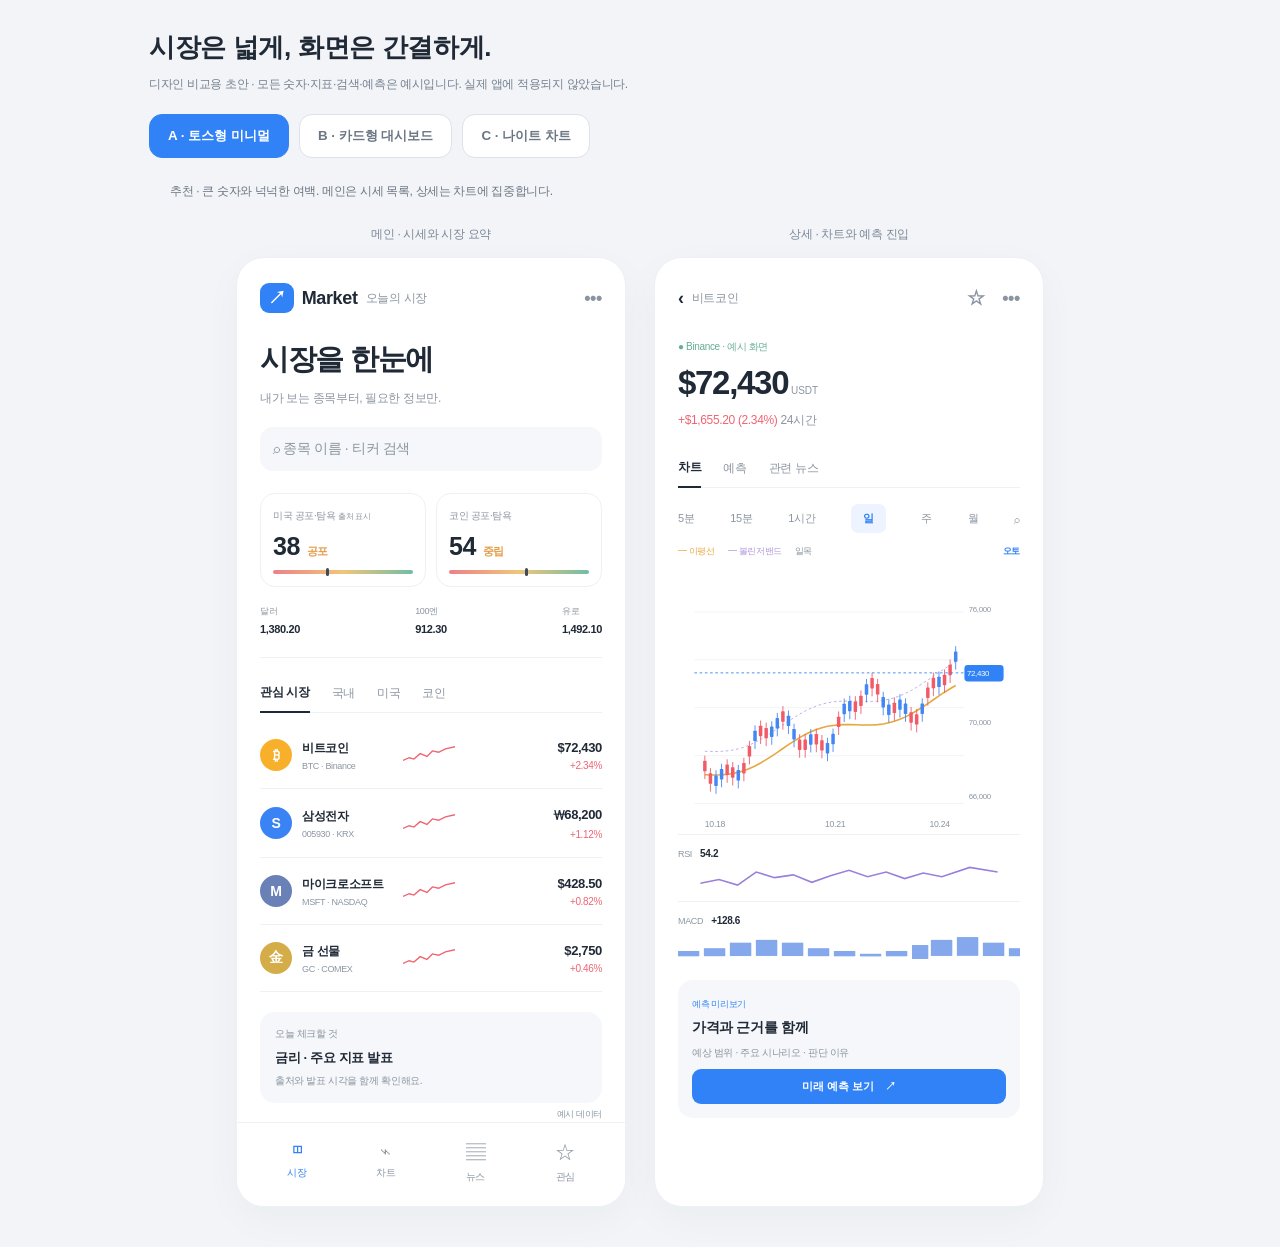
<file: docs/ui-drafts/index.html>
<!doctype html><html lang="ko"><meta charset="utf-8"><meta name="viewport" content="width=device-width,initial-scale=1"><title>Market UI · 3가지 초안</title><style>*{box-sizing:border-box}body{margin:0;background:#f2f4f7;font:14px -apple-system,BlinkMacSystemFont,"Noto Sans KR",Arial,sans-serif;color:#202936;letter-spacing:-.35px}header{max-width:1030px;margin:30px auto 24px;padding:0 24px}header h2{margin:0 0 10px;font-size:26px}header p{color:#758091;line-height:1.6}nav{display:flex;gap:10px;flex-wrap:wrap}nav button{border:1px solid #dce2e9;background:white;padding:12px 18px;border-radius:13px;cursor:pointer;font-weight:600;color:#6b7684}nav button.active{background:#3182f6;border-color:#3182f6;color:white}.concept{display:none}.concept.active{display:block}.desc{max-width:940px;margin:0 auto 18px;color:#6b7684}.pair{display:flex;justify-content:center;gap:28px;padding:0 24px 40px}.screen-label{text-align:center;margin:8px 0 14px;color:#7b8797;font-size:12px}.phone{width:390px;height:950px;background:var(--surface);color:var(--ink);border:1px solid var(--border);border-radius:28px;overflow:hidden;position:relative;padding:25px 23px;box-shadow:0 12px 40px #20385509;--surface:#fff;--ink:#202936;--soft:#f5f7fa;--border:#edf0f4;--muted:#8b95a1;--grid:#f0f2f5}.brand{display:flex;align-items:center;gap:8px;font-weight:700;font-size:18px;height:30px;margin-bottom:27px}.logo{background:#3182f6;color:white;border-radius:9px;padding:3px 8px}.light{font-size:12px;color:var(--muted);font-weight:500}.avatar{margin-left:auto;color:var(--muted)}h1{font-size:29px;letter-spacing:-1.3px;margin:0 0 9px}.muted,p{color:var(--muted)}p{line-height:1.5;font-size:12px;margin:0 0 20px}.search{background:var(--soft);border-radius:13px;padding:13px;color:var(--muted);margin:18px 0}.sentiment{display:grid;grid-template-columns:1fr 1fr;gap:10px;margin:22px 0 18px}.sentiment>div{border:1px solid var(--border);border-radius:15px;padding:12px}.sentiment small{font-size:10px;color:var(--muted)}em{font-size:8px;font-style:normal}.sentiment b{font-size:25px;display:block;margin:9px 0}.sentiment b span{font-size:11px;color:#e49c49}.gauge{height:4px;border-radius:3px;background:linear-gradient(90deg,#ed8089,#f0c679,#70bda6);position:relative}.gauge i{display:block;position:absolute;left:38%;height:8px;top:-2px;width:3px;border-radius:2px;background:#424a56}.neutral i{left:54%}.fx{display:flex;justify-content:space-between;gap:8px;font-size:9px;color:var(--muted);padding-bottom:22px;border-bottom:1px solid var(--border)}.fx b{display:block;color:var(--ink);font-size:11px;margin-top:5px}.tabs{display:flex;gap:22px;align-items:center;border-bottom:1px solid var(--border);margin:16px 0 9px;height:39px;color:var(--muted);font-size:12px}.tabs b{color:var(--ink);border-bottom:2px solid var(--ink);height:39px;padding-top:10px}.market{display:flex;align-items:center;gap:10px;padding:17px 0;border-bottom:1px solid var(--border)}.coin{display:grid;place-items:center;width:32px;height:32px;border-radius:50%;background:#f8b02b;color:#fff;font-weight:700;flex-shrink:0}.c1{background:#3a83f5}.c2{background:#6a81b8}.c3{background:#d5ad48}.identity{min-width:91px}.identity b{font-size:12px}.identity small{display:block;font-size:9px;color:var(--muted);margin-top:4px}.market svg{width:52px}.quote{margin-left:auto;text-align:right}.quote b{font-size:13px}.quote small{display:block;font-size:10px;margin-top:5px}.up{color:#ee6573}.brief{margin-top:20px;padding:15px;border-radius:15px;background:var(--soft)}.brief small{display:block;color:var(--muted);font-size:10px;margin-bottom:8px}.brief b{font-size:13px}.brief p{font-size:10px;margin:6px 0 0}.bottom{display:flex;justify-content:space-around;position:absolute;bottom:0;left:0;right:0;background:var(--surface);padding:16px 15px 22px;border-top:1px solid var(--border);color:var(--muted);text-align:center}.bottom b{font-size:20px;font-weight:500}.bottom b:first-child{color:#3182f6}.bottom span{display:block;font-size:10px;margin-top:4px}.live{font-size:10px;color:#65ad98;margin-bottom:10px}.price{font-size:33px;font-variant-numeric:tabular-nums}.currency{font-size:10px;color:var(--muted);letter-spacing:0;font-weight:500}.period{display:flex;justify-content:space-between;align-items:center;font-size:11px;color:var(--muted);padding:7px 0 12px}.period b{background:#edf3ff;border-radius:7px;padding:7px 12px;color:#3182f6}.indicators{display:flex;gap:13px;align-items:center;font-size:9px;color:var(--muted);margin-bottom:6px}.indicators b{margin-left:auto;color:#3182f6}.chart{width:100%;height:270px;display:block;overflow:hidden}.grid{stroke:var(--grid)}.axis{fill:var(--muted)}.osc{border-top:1px solid var(--border);padding-top:9px;height:67px;overflow:hidden}.osc>span{color:var(--muted);font-size:9px}.osc b{font-size:10px;color:var(--ink);margin-left:6px}.osc svg{width:100%;height:39px}.bars{letter-spacing:3px;color:#85a8ed;font-size:23px;line-height:35px;white-space:nowrap}.forecast{padding:14px;border-radius:15px;background:var(--soft);margin-top:12px}.tag{font-size:9px;color:#3182f6}.forecast h3{font-size:14px;margin:8px 0}.forecast p{font-size:10px;margin-bottom:9px}.forecast button{width:100%;border:none;border-radius:9px;background:#3182f6;color:white;padding:10px;font-weight:600;font-size:11px}.dense .phone{--surface:#fff;--soft:#f4f6fa;background:linear-gradient(#f8faff 0,white 180px)}.dense .market{background:var(--surface);border:1px solid var(--border);border-radius:12px;margin-bottom:8px;padding:15px 9px}.dense .sentiment>div{background:var(--surface)}.dense .phone{padding-left:18px;padding-right:18px}.dark .phone{--surface:#111a29;--ink:#e9edf5;--soft:#1b273b;--border:#263249;--muted:#8c9ab2;--grid:#213047;border-color:#243048}.dark .period b{background:#253d61}.dark .brief,.dark .forecast{border:1px solid #2a3b57}.dark .market .quote b{color:#eef2fb}.dark .logo{background:#5e8ff7}.dark .up{color:#ff8191}.dark .tabs b{border-color:#6ea1ff;color:#a7c6ff}.sample{position:absolute;bottom:85px;right:23px;font-size:9px;color:var(--muted)}@media(max-width:850px){.pair{flex-wrap:wrap}.desc{padding:0 24px}.phone{width:min(390px,calc(100vw - 40px))}header{margin-top:22px}}.dense .markets{display:grid;grid-template-columns:repeat(2,minmax(0,1fr));gap:10px}.dense .market{display:grid;grid-template-columns:30px 1fr;gap:9px;margin:0;padding:16px 12px}.dense .market svg{display:none}.dense .identity{min-width:0}.dense .identity b{font-size:11px}.dense .quote{grid-column:1/-1;margin:6px 0 0;text-align:left}.dense .quote b{font-size:20px}.dense .quote small{font-size:12px}.dense .period{background:var(--soft);border-radius:9px;padding:7px}.dense .brief{margin-top:16px}</style><header><h2>시장은 넓게, 화면은 간결하게.</h2><p>디자인 비교용 초안 · 모든 숫자·지표·검색·예측은 예시입니다. 실제 앱에 적용되지 않았습니다.</p><nav><button data-choice="a" class="active">A · 토스형 미니멀</button><button data-choice="b" class="">B · 카드형 대시보드</button><button data-choice="c" class="">C · 나이트 차트</button></nav></header><section id="a" class="concept  active"><p class="desc">추천 · 큰 숫자와 넉넉한 여백. 메인은 시세 목록, 상세는 차트에 집중합니다.</p><div class="pair"><div><div class="screen-label">메인 · 시세와 시장 요약</div><div class="phone"><div class="brand"><span class="logo">↗</span>Market <span class="light">오늘의 시장</span><span class="avatar">•••</span></div><h1>시장을 한눈에</h1><p class="muted">내가 보는 종목부터, 필요한 정보만.</p><div class="search">⌕ 종목 이름 · 티커 검색</div><div class="sentiment"><div><small>미국 공포·탐욕 <em>출처 표시</em></small><b>38 <span>공포</span></b><div class="gauge"><i></i></div></div><div><small>코인 공포·탐욕</small><b>54 <span>중립</span></b><div class="gauge neutral"><i></i></div></div></div><div class="fx"><span>달러 <b>1,380.20</b></span><span>100엔 <b>912.30</b></span><span>유로 <b>1,492.10</b></span></div><div class="tabs"><b>관심 시장</b><span>국내</span><span>미국</span><span>코인</span></div><div class="markets"><div class="market"><span class="coin c0">₿</span><div class="identity"><b>비트코인</b><small>BTC · Binance</small></div><svg viewBox="0 0 76 28" width="76" height="28"><polyline points="0,22 9,18 16,20 25,12 35,16 43,8 52,10 62,5 76,2" fill="none" stroke="#ef6572" stroke-width="2"/></svg><div class="quote"><b>$72,430</b><small class="up">+2.34%</small></div></div><div class="market"><span class="coin c1">S</span><div class="identity"><b>삼성전자</b><small>005930 · KRX</small></div><svg viewBox="0 0 76 28" width="76" height="28"><polyline points="0,22 9,18 16,20 25,12 35,16 43,8 52,10 62,5 76,2" fill="none" stroke="#ef6572" stroke-width="2"/></svg><div class="quote"><b>₩68,200</b><small class="up">+1.12%</small></div></div><div class="market"><span class="coin c2">M</span><div class="identity"><b>마이크로소프트</b><small>MSFT · NASDAQ</small></div><svg viewBox="0 0 76 28" width="76" height="28"><polyline points="0,22 9,18 16,20 25,12 35,16 43,8 52,10 62,5 76,2" fill="none" stroke="#ef6572" stroke-width="2"/></svg><div class="quote"><b>$428.50</b><small class="up">+0.82%</small></div></div><div class="market"><span class="coin c3">金</span><div class="identity"><b>금 선물</b><small>GC · COMEX</small></div><svg viewBox="0 0 76 28" width="76" height="28"><polyline points="0,22 9,18 16,20 25,12 35,16 43,8 52,10 62,5 76,2" fill="none" stroke="#ef6572" stroke-width="2"/></svg><div class="quote"><b>$2,750</b><small class="up">+0.46%</small></div></div></div><div class="brief"><small>오늘 체크할 것</small><b>금리 · 주요 지표 발표</b><p>출처와 발표 시각을 함께 확인해요.</p></div><div class="bottom"><b>◫<span>시장</span></b><b>⌁<span>차트</span></b><b>▤<span>뉴스</span></b><b>☆<span>관심</span></b></div><span class="sample">예시 데이터</span></div></div><div><div class="screen-label">상세 · 차트와 예측 진입</div><div class="phone"><div class="brand">‹ <span class="light">비트코인</span><span class="avatar">☆　•••</span></div><div class="live">● Binance · 예시 화면</div><h1 class="price">$72,430<span class="currency"> USDT</span></h1><p class="up">+$1,655.20 (2.34%) <span class="muted">24시간</span></p><div class="tabs"><b>차트</b><span>예측</span><span>관련 뉴스</span></div><div class="period"><span>5분</span><span>15분</span><span>1시간</span><b>일</b><span>주</span><span>월</span><span>⌕</span></div><div class="indicators"><span style="color:#e6a73e">━ 이평선</span><span style="color:#b298dc">━ 볼린저밴드</span><span>일목</span><b>오토</b></div><svg viewBox="0 0 355 310" class="chart" aria-label="예시 캔들차트"><line x1="0" x2="310" y1="55" y2="55" class="grid"/><line x1="0" x2="310" y1="110" y2="110" class="grid"/><line x1="0" x2="310" y1="165" y2="165" class="grid"/><line x1="0" x2="310" y1="220" y2="220" class="grid"/><line x1="0" x2="310" y1="275" y2="275" class="grid"/><polyline points="12.0,215.0 18.4,215.17977523535188 24.8,215.2394810696552 31.200000000000003,215.06537182221967 37.6,214.55601620036364 44.0,213.6276394026052 50.400000000000006,212.2185353037236 56.800000000000004,210.29231634421393 63.2,207.83982996152446 69.6,204.87964062999077 76.0,201.4570521217672 82.4,197.64172148354572 88.80000000000001,193.52399039425057 95.2,189.21012712086343 101.60000000000001,184.81672966529135 108.0,180.4645848729157 114.4,176.27230692644278 120.80000000000001,172.3500902678353 127.2,168.79390596449804 133.60000000000002,165.68044718091798 140.0,163.06308996366536 146.4,160.96908207394065 152.8,159.39810792401371 159.20000000000002,158.322305198349 165.60000000000002,157.68773228402873 172.0,157.4172092250074 178.4,157.41438257506408 184.8,157.56880006498739 191.20000000000002,157.7617278154321 197.60000000000002,157.87240371907544 204.0,157.784397643882 210.4,157.39174348331687 216.8,156.60452009553035 223.20000000000002,155.3535871990179 229.60000000000002,153.59422679834526 236.0,151.30849835620398 242.4,148.50618367145728 248.8,145.2242716990853 255.20000000000002,141.52501044512564 261.6,137.4926285378684 268.0,133.22889914100247 274.40000000000003,128.84777984503248 280.8,124.46941083892985 287.2,120.21378746157197 293.6,116.19444038203187 300.0,112.51245625599" fill="none" stroke="#b8a3e4" stroke-width="1" stroke-dasharray="3 3"/><polyline points="12.0,242.0 18.4,242.17977523535188 24.8,242.2394810696552 31.200000000000003,242.06537182221967 37.6,241.55601620036364 44.0,240.6276394026052 50.400000000000006,239.2185353037236 56.800000000000004,237.29231634421393 63.2,234.83982996152446 69.6,231.87964062999077 76.0,228.4570521217672 82.4,224.64172148354572 88.80000000000001,220.52399039425057 95.2,216.21012712086343 101.60000000000001,211.81672966529135 108.0,207.4645848729157 114.4,203.27230692644278 120.80000000000001,199.3500902678353 127.2,195.79390596449804 133.60000000000002,192.68044718091798 140.0,190.06308996366536 146.4,187.96908207394065 152.8,186.39810792401371 159.20000000000002,185.322305198349 165.60000000000002,184.68773228402873 172.0,184.4172092250074 178.4,184.41438257506408 184.8,184.56880006498739 191.20000000000002,184.7617278154321 197.60000000000002,184.87240371907544 204.0,184.784397643882 210.4,184.39174348331687 216.8,183.60452009553035 223.20000000000002,182.3535871990179 229.60000000000002,180.59422679834526 236.0,178.30849835620398 242.4,175.50618367145728 248.8,172.2242716990853 255.20000000000002,168.52501044512564 261.6,164.4926285378684 268.0,160.22889914100247 274.40000000000003,155.84777984503248 280.8,151.46941083892986 287.2,147.21378746157197 293.6,143.19444038203187 300.0,139.51245625599" fill="none" stroke="#e6a73e" stroke-width="1.8"/><line x1="12.0" x2="12.0" y1="220.0" y2="247.0" stroke="#f15b68"/><rect x="10.0" y="226.0" width="4" height="12" rx=".7" fill="#f15b68"/><line x1="18.4" x2="18.4" y1="234.34860210079066" y2="261.3486021007907" stroke="#f15b68"/><rect x="16.4" y="240.34860210079066" width="4" height="12" rx=".7" fill="#f15b68"/><line x1="24.8" x2="24.8" y1="236.83544041739248" y2="263.8354404173925" stroke="#4387f5"/><rect x="22.8" y="242.83544041739248" width="4" height="12" rx=".7" fill="#4387f5"/><line x1="31.200000000000003" x2="31.200000000000003" y1="229.40725292489574" y2="256.4072529248957" stroke="#4387f5"/><rect x="29.200000000000003" y="235.40725292489574" width="4" height="12" rx=".7" fill="#4387f5"/><line x1="37.6" x2="37.6" y1="224.20614168794026" y2="251.20614168794026" stroke="#f15b68"/><rect x="35.6" y="230.20614168794026" width="4" height="12" rx=".7" fill="#f15b68"/><line x1="44.0" x2="44.0" y1="227.3038624453328" y2="254.3038624453328" stroke="#f15b68"/><rect x="42.0" y="233.3038624453328" width="4" height="12" rx=".7" fill="#f15b68"/><line x1="50.400000000000006" x2="50.400000000000006" y1="230.63838635462267" y2="257.63838635462264" stroke="#4387f5"/><rect x="48.400000000000006" y="236.63838635462267" width="4" height="12" rx=".7" fill="#4387f5"/><line x1="56.800000000000004" x2="56.800000000000004" y1="222.4815980012621" y2="249.4815980012621" stroke="#f15b68"/><rect x="54.800000000000004" y="228.4815980012621" width="4" height="12" rx=".7" fill="#f15b68"/><line x1="63.2" x2="63.2" y1="203.06225466795843" y2="230.06225466795843" stroke="#f15b68"/><rect x="61.2" y="209.06225466795843" width="4" height="12" rx=".7" fill="#f15b68"/><line x1="69.6" x2="69.6" y1="185.32543118229285" y2="212.32543118229285" stroke="#4387f5"/><rect x="67.6" y="191.32543118229285" width="4" height="12" rx=".7" fill="#4387f5"/><line x1="76.0" x2="76.0" y1="179.70997013725625" y2="206.70997013725625" stroke="#f15b68"/><rect x="74.0" y="185.70997013725625" width="4" height="12" rx=".7" fill="#f15b68"/><line x1="82.4" x2="82.4" y1="182.17352982552873" y2="209.17352982552873" stroke="#f15b68"/><rect x="80.4" y="188.17352982552873" width="4" height="12" rx=".7" fill="#f15b68"/><line x1="88.80000000000001" x2="88.80000000000001" y1="180.54587244628263" y2="207.54587244628263" stroke="#4387f5"/><rect x="86.80000000000001" y="186.54587244628263" width="4" height="12" rx=".7" fill="#4387f5"/><line x1="95.2" x2="95.2" y1="170.9372013739332" y2="197.9372013739332" stroke="#4387f5"/><rect x="93.2" y="176.9372013739332" width="4" height="12" rx=".7" fill="#4387f5"/><line x1="101.60000000000001" x2="101.60000000000001" y1="163.149583270119" y2="190.149583270119" stroke="#f15b68"/><rect x="99.60000000000001" y="169.149583270119" width="4" height="12" rx=".7" fill="#f15b68"/><line x1="108.0" x2="108.0" y1="168.1260328419069" y2="195.1260328419069" stroke="#4387f5"/><rect x="106.0" y="174.1260328419069" width="4" height="12" rx=".7" fill="#4387f5"/><line x1="114.4" x2="114.4" y1="183.45045148274426" y2="210.45045148274426" stroke="#4387f5"/><rect x="112.4" y="189.45045148274426" width="4" height="12" rx=".7" fill="#4387f5"/><line x1="120.80000000000001" x2="120.80000000000001" y1="195.46782227580266" y2="222.46782227580266" stroke="#f15b68"/><rect x="118.80000000000001" y="201.46782227580266" width="4" height="12" rx=".7" fill="#f15b68"/><line x1="127.2" x2="127.2" y1="195.45791870363897" y2="222.45791870363897" stroke="#f15b68"/><rect x="125.2" y="201.45791870363897" width="4" height="12" rx=".7" fill="#f15b68"/><line x1="133.60000000000002" x2="133.60000000000002" y1="189.4134049118645" y2="216.4134049118645" stroke="#4387f5"/><rect x="131.60000000000002" y="195.4134049118645" width="4" height="12" rx=".7" fill="#4387f5"/><line x1="140.0" x2="140.0" y1="189.14402752663307" y2="216.14402752663307" stroke="#f15b68"/><rect x="138.0" y="195.14402752663307" width="4" height="12" rx=".7" fill="#f15b68"/><line x1="146.4" x2="146.4" y1="196.23041679422266" y2="223.23041679422266" stroke="#f15b68"/><rect x="144.4" y="202.23041679422266" width="4" height="12" rx=".7" fill="#f15b68"/><line x1="152.8" x2="152.8" y1="199.4315550585795" y2="226.4315550585795" stroke="#4387f5"/><rect x="150.8" y="205.4315550585795" width="4" height="12" rx=".7" fill="#4387f5"/><line x1="159.20000000000002" x2="159.20000000000002" y1="188.93441719802402" y2="215.93441719802402" stroke="#4387f5"/><rect x="157.20000000000002" y="194.93441719802402" width="4" height="12" rx=".7" fill="#4387f5"/><line x1="165.60000000000002" x2="165.60000000000002" y1="169.28568657084668" y2="196.28568657084668" stroke="#f15b68"/><rect x="163.60000000000002" y="175.28568657084668" width="4" height="12" rx=".7" fill="#f15b68"/><line x1="172.0" x2="172.0" y1="154.45439073300443" y2="181.45439073300443" stroke="#4387f5"/><rect x="170.0" y="160.45439073300443" width="4" height="12" rx=".7" fill="#4387f5"/><line x1="178.4" x2="178.4" y1="151.19916858984453" y2="178.19916858984453" stroke="#4387f5"/><rect x="176.4" y="157.19916858984453" width="4" height="12" rx=".7" fill="#4387f5"/><line x1="184.8" x2="184.8" y1="151.7830339007307" y2="178.7830339007307" stroke="#f15b68"/><rect x="182.8" y="157.7830339007307" width="4" height="12" rx=".7" fill="#f15b68"/><line x1="191.20000000000002" x2="191.20000000000002" y1="145.1360685082615" y2="172.1360685082615" stroke="#f15b68"/><rect x="189.20000000000002" y="151.1360685082615" width="4" height="12" rx=".7" fill="#f15b68"/><line x1="197.60000000000002" x2="197.60000000000002" y1="132.04555806184294" y2="159.04555806184294" stroke="#4387f5"/><rect x="195.60000000000002" y="138.04555806184294" width="4" height="12" rx=".7" fill="#4387f5"/><line x1="204.0" x2="204.0" y1="124.8487627543891" y2="151.8487627543891" stroke="#f15b68"/><rect x="202.0" y="130.8487627543891" width="4" height="12" rx=".7" fill="#f15b68"/><line x1="210.4" x2="210.4" y1="131.9207171177723" y2="158.9207171177723" stroke="#f15b68"/><rect x="208.4" y="137.9207171177723" width="4" height="12" rx=".7" fill="#f15b68"/><line x1="216.8" x2="216.8" y1="146.70795185044378" y2="173.70795185044378" stroke="#4387f5"/><rect x="214.8" y="152.70795185044378" width="4" height="12" rx=".7" fill="#4387f5"/><line x1="223.20000000000002" x2="223.20000000000002" y1="155.3340269660943" y2="182.3340269660943" stroke="#4387f5"/><rect x="221.20000000000002" y="161.3340269660943" width="4" height="12" rx=".7" fill="#4387f5"/><line x1="229.60000000000002" x2="229.60000000000002" y1="153.18494683912493" y2="180.18494683912493" stroke="#f15b68"/><rect x="227.60000000000002" y="159.18494683912493" width="4" height="12" rx=".7" fill="#f15b68"/><line x1="236.0" x2="236.0" y1="149.48184083708455" y2="176.48184083708455" stroke="#4387f5"/><rect x="234.0" y="155.48184083708455" width="4" height="12" rx=".7" fill="#4387f5"/><line x1="242.4" x2="242.4" y1="154.19655014524332" y2="181.19655014524332" stroke="#4387f5"/><rect x="240.4" y="160.19655014524332" width="4" height="12" rx=".7" fill="#4387f5"/><line x1="248.8" x2="248.8" y1="164.18548728165203" y2="191.18548728165203" stroke="#f15b68"/><rect x="246.8" y="170.18548728165203" width="4" height="12" rx=".7" fill="#f15b68"/><line x1="255.20000000000002" x2="255.20000000000002" y1="166.38900028200544" y2="193.38900028200544" stroke="#f15b68"/><rect x="253.20000000000002" y="172.38900028200544" width="4" height="12" rx=".7" fill="#f15b68"/><line x1="261.6" x2="261.6" y1="154.13164884617007" y2="181.13164884617007" stroke="#4387f5"/><rect x="259.6" y="160.13164884617007" width="4" height="12" rx=".7" fill="#4387f5"/><line x1="268.0" x2="268.0" y1="135.78647920287057" y2="162.78647920287057" stroke="#f15b68"/><rect x="266.0" y="141.78647920287057" width="4" height="12" rx=".7" fill="#f15b68"/><line x1="274.40000000000003" x2="274.40000000000003" y1="124.7323120325367" y2="151.7323120325367" stroke="#f15b68"/><rect x="272.40000000000003" y="130.7323120325367" width="4" height="12" rx=".7" fill="#f15b68"/><line x1="280.8" x2="280.8" y1="123.32071913487997" y2="150.32071913487997" stroke="#4387f5"/><rect x="278.8" y="129.32071913487997" width="4" height="12" rx=".7" fill="#4387f5"/><line x1="287.2" x2="287.2" y1="121.15257816479433" y2="148.15257816479433" stroke="#f15b68"/><rect x="285.2" y="127.15257816479433" width="4" height="12" rx=".7" fill="#f15b68"/><line x1="293.6" x2="293.6" y1="109.68011510831731" y2="136.6801151083173" stroke="#f15b68"/><rect x="291.6" y="115.68011510831731" width="4" height="12" rx=".7" fill="#f15b68"/><line x1="300.0" x2="300.0" y1="94.3214684485393" y2="121.3214684485393" stroke="#4387f5"/><rect x="298.0" y="100.3214684485393" width="4" height="12" rx=".7" fill="#4387f5"/><line x1="0" x2="310" y1="125" y2="125" stroke="#3182f6" stroke-dasharray="3 3"/><rect x="310" y="116" width="45" height="19" rx="4" fill="#3182f6"/><text x="313" y="129" fill="white" font-size="9">72,430</text><text x="315" y="55" class="axis" font-size="9">76,000</text><text x="315" y="185" class="axis" font-size="9">70,000</text><text x="315" y="270" class="axis" font-size="9">66,000</text><text x="12" y="302" class="axis" font-size="10">10.18</text><text x="150" y="302" class="axis" font-size="10">10.21</text><text x="270" y="302" class="axis" font-size="10">10.24</text></svg><div class="osc"><span>RSI <b>54.2</b></span><svg viewBox="0 0 320 42"><path d="M0 25L20 21L40 27L60 13L80 19L100 16L120 24L140 17L160 11L180 18L200 13L220 20L240 14L260 18L290 8L320 13" fill="none" stroke="#9980dc" stroke-width="1.7"/></svg></div><div class="osc"><span>MACD <b class="up">+128.6</b></span><div class="bars">▂▃▅▆▅▃▂▁▂▄▆▇▅▃▂▃▅▆▄▃</div></div><div class="forecast"><span class="tag">예측 미리보기</span><h3>가격과 근거를 함께</h3><p>예상 범위 · 주요 시나리오 · 판단 이유</p><button>미래 예측 보기　↗</button></div></div></div></div></section><section id="b" class="concept dense "><p class="desc">종목과 요약 정보를 카드로 구분. 여러 시장을 빠르게 훑는 화면입니다.</p><div class="pair"><div><div class="screen-label">메인 · 시세와 시장 요약</div><div class="phone"><div class="brand"><span class="logo">↗</span>Market <span class="light">오늘의 시장</span><span class="avatar">•••</span></div><h1>시장을 한눈에</h1><p class="muted">내가 보는 종목부터, 필요한 정보만.</p><div class="search">⌕ 종목 이름 · 티커 검색</div><div class="sentiment"><div><small>미국 공포·탐욕 <em>출처 표시</em></small><b>38 <span>공포</span></b><div class="gauge"><i></i></div></div><div><small>코인 공포·탐욕</small><b>54 <span>중립</span></b><div class="gauge neutral"><i></i></div></div></div><div class="fx"><span>달러 <b>1,380.20</b></span><span>100엔 <b>912.30</b></span><span>유로 <b>1,492.10</b></span></div><div class="tabs"><b>관심 시장</b><span>국내</span><span>미국</span><span>코인</span></div><div class="markets"><div class="market"><span class="coin c0">₿</span><div class="identity"><b>비트코인</b><small>BTC · Binance</small></div><svg viewBox="0 0 76 28" width="76" height="28"><polyline points="0,22 9,18 16,20 25,12 35,16 43,8 52,10 62,5 76,2" fill="none" stroke="#ef6572" stroke-width="2"/></svg><div class="quote"><b>$72,430</b><small class="up">+2.34%</small></div></div><div class="market"><span class="coin c1">S</span><div class="identity"><b>삼성전자</b><small>005930 · KRX</small></div><svg viewBox="0 0 76 28" width="76" height="28"><polyline points="0,22 9,18 16,20 25,12 35,16 43,8 52,10 62,5 76,2" fill="none" stroke="#ef6572" stroke-width="2"/></svg><div class="quote"><b>₩68,200</b><small class="up">+1.12%</small></div></div><div class="market"><span class="coin c2">M</span><div class="identity"><b>마이크로소프트</b><small>MSFT · NASDAQ</small></div><svg viewBox="0 0 76 28" width="76" height="28"><polyline points="0,22 9,18 16,20 25,12 35,16 43,8 52,10 62,5 76,2" fill="none" stroke="#ef6572" stroke-width="2"/></svg><div class="quote"><b>$428.50</b><small class="up">+0.82%</small></div></div><div class="market"><span class="coin c3">金</span><div class="identity"><b>금 선물</b><small>GC · COMEX</small></div><svg viewBox="0 0 76 28" width="76" height="28"><polyline points="0,22 9,18 16,20 25,12 35,16 43,8 52,10 62,5 76,2" fill="none" stroke="#ef6572" stroke-width="2"/></svg><div class="quote"><b>$2,750</b><small class="up">+0.46%</small></div></div></div><div class="brief"><small>오늘 체크할 것</small><b>금리 · 주요 지표 발표</b><p>출처와 발표 시각을 함께 확인해요.</p></div><div class="bottom"><b>◫<span>시장</span></b><b>⌁<span>차트</span></b><b>▤<span>뉴스</span></b><b>☆<span>관심</span></b></div><span class="sample">예시 데이터</span></div></div><div><div class="screen-label">상세 · 차트와 예측 진입</div><div class="phone"><div class="brand">‹ <span class="light">비트코인</span><span class="avatar">☆　•••</span></div><div class="live">● Binance · 예시 화면</div><h1 class="price">$72,430<span class="currency"> USDT</span></h1><p class="up">+$1,655.20 (2.34%) <span class="muted">24시간</span></p><div class="tabs"><b>차트</b><span>예측</span><span>관련 뉴스</span></div><div class="period"><span>5분</span><span>15분</span><span>1시간</span><b>일</b><span>주</span><span>월</span><span>⌕</span></div><div class="indicators"><span style="color:#e6a73e">━ 이평선</span><span style="color:#b298dc">━ 볼린저밴드</span><span>일목</span><b>오토</b></div><svg viewBox="0 0 355 310" class="chart" aria-label="예시 캔들차트"><line x1="0" x2="310" y1="55" y2="55" class="grid"/><line x1="0" x2="310" y1="110" y2="110" class="grid"/><line x1="0" x2="310" y1="165" y2="165" class="grid"/><line x1="0" x2="310" y1="220" y2="220" class="grid"/><line x1="0" x2="310" y1="275" y2="275" class="grid"/><polyline points="12.0,215.0 18.4,215.17977523535188 24.8,215.2394810696552 31.200000000000003,215.06537182221967 37.6,214.55601620036364 44.0,213.6276394026052 50.400000000000006,212.2185353037236 56.800000000000004,210.29231634421393 63.2,207.83982996152446 69.6,204.87964062999077 76.0,201.4570521217672 82.4,197.64172148354572 88.80000000000001,193.52399039425057 95.2,189.21012712086343 101.60000000000001,184.81672966529135 108.0,180.4645848729157 114.4,176.27230692644278 120.80000000000001,172.3500902678353 127.2,168.79390596449804 133.60000000000002,165.68044718091798 140.0,163.06308996366536 146.4,160.96908207394065 152.8,159.39810792401371 159.20000000000002,158.322305198349 165.60000000000002,157.68773228402873 172.0,157.4172092250074 178.4,157.41438257506408 184.8,157.56880006498739 191.20000000000002,157.7617278154321 197.60000000000002,157.87240371907544 204.0,157.784397643882 210.4,157.39174348331687 216.8,156.60452009553035 223.20000000000002,155.3535871990179 229.60000000000002,153.59422679834526 236.0,151.30849835620398 242.4,148.50618367145728 248.8,145.2242716990853 255.20000000000002,141.52501044512564 261.6,137.4926285378684 268.0,133.22889914100247 274.40000000000003,128.84777984503248 280.8,124.46941083892985 287.2,120.21378746157197 293.6,116.19444038203187 300.0,112.51245625599" fill="none" stroke="#b8a3e4" stroke-width="1" stroke-dasharray="3 3"/><polyline points="12.0,242.0 18.4,242.17977523535188 24.8,242.2394810696552 31.200000000000003,242.06537182221967 37.6,241.55601620036364 44.0,240.6276394026052 50.400000000000006,239.2185353037236 56.800000000000004,237.29231634421393 63.2,234.83982996152446 69.6,231.87964062999077 76.0,228.4570521217672 82.4,224.64172148354572 88.80000000000001,220.52399039425057 95.2,216.21012712086343 101.60000000000001,211.81672966529135 108.0,207.4645848729157 114.4,203.27230692644278 120.80000000000001,199.3500902678353 127.2,195.79390596449804 133.60000000000002,192.68044718091798 140.0,190.06308996366536 146.4,187.96908207394065 152.8,186.39810792401371 159.20000000000002,185.322305198349 165.60000000000002,184.68773228402873 172.0,184.4172092250074 178.4,184.41438257506408 184.8,184.56880006498739 191.20000000000002,184.7617278154321 197.60000000000002,184.87240371907544 204.0,184.784397643882 210.4,184.39174348331687 216.8,183.60452009553035 223.20000000000002,182.3535871990179 229.60000000000002,180.59422679834526 236.0,178.30849835620398 242.4,175.50618367145728 248.8,172.2242716990853 255.20000000000002,168.52501044512564 261.6,164.4926285378684 268.0,160.22889914100247 274.40000000000003,155.84777984503248 280.8,151.46941083892986 287.2,147.21378746157197 293.6,143.19444038203187 300.0,139.51245625599" fill="none" stroke="#e6a73e" stroke-width="1.8"/><line x1="12.0" x2="12.0" y1="220.0" y2="247.0" stroke="#f15b68"/><rect x="10.0" y="226.0" width="4" height="12" rx=".7" fill="#f15b68"/><line x1="18.4" x2="18.4" y1="234.34860210079066" y2="261.3486021007907" stroke="#f15b68"/><rect x="16.4" y="240.34860210079066" width="4" height="12" rx=".7" fill="#f15b68"/><line x1="24.8" x2="24.8" y1="236.83544041739248" y2="263.8354404173925" stroke="#4387f5"/><rect x="22.8" y="242.83544041739248" width="4" height="12" rx=".7" fill="#4387f5"/><line x1="31.200000000000003" x2="31.200000000000003" y1="229.40725292489574" y2="256.4072529248957" stroke="#4387f5"/><rect x="29.200000000000003" y="235.40725292489574" width="4" height="12" rx=".7" fill="#4387f5"/><line x1="37.6" x2="37.6" y1="224.20614168794026" y2="251.20614168794026" stroke="#f15b68"/><rect x="35.6" y="230.20614168794026" width="4" height="12" rx=".7" fill="#f15b68"/><line x1="44.0" x2="44.0" y1="227.3038624453328" y2="254.3038624453328" stroke="#f15b68"/><rect x="42.0" y="233.3038624453328" width="4" height="12" rx=".7" fill="#f15b68"/><line x1="50.400000000000006" x2="50.400000000000006" y1="230.63838635462267" y2="257.63838635462264" stroke="#4387f5"/><rect x="48.400000000000006" y="236.63838635462267" width="4" height="12" rx=".7" fill="#4387f5"/><line x1="56.800000000000004" x2="56.800000000000004" y1="222.4815980012621" y2="249.4815980012621" stroke="#f15b68"/><rect x="54.800000000000004" y="228.4815980012621" width="4" height="12" rx=".7" fill="#f15b68"/><line x1="63.2" x2="63.2" y1="203.06225466795843" y2="230.06225466795843" stroke="#f15b68"/><rect x="61.2" y="209.06225466795843" width="4" height="12" rx=".7" fill="#f15b68"/><line x1="69.6" x2="69.6" y1="185.32543118229285" y2="212.32543118229285" stroke="#4387f5"/><rect x="67.6" y="191.32543118229285" width="4" height="12" rx=".7" fill="#4387f5"/><line x1="76.0" x2="76.0" y1="179.70997013725625" y2="206.70997013725625" stroke="#f15b68"/><rect x="74.0" y="185.70997013725625" width="4" height="12" rx=".7" fill="#f15b68"/><line x1="82.4" x2="82.4" y1="182.17352982552873" y2="209.17352982552873" stroke="#f15b68"/><rect x="80.4" y="188.17352982552873" width="4" height="12" rx=".7" fill="#f15b68"/><line x1="88.80000000000001" x2="88.80000000000001" y1="180.54587244628263" y2="207.54587244628263" stroke="#4387f5"/><rect x="86.80000000000001" y="186.54587244628263" width="4" height="12" rx=".7" fill="#4387f5"/><line x1="95.2" x2="95.2" y1="170.9372013739332" y2="197.9372013739332" stroke="#4387f5"/><rect x="93.2" y="176.9372013739332" width="4" height="12" rx=".7" fill="#4387f5"/><line x1="101.60000000000001" x2="101.60000000000001" y1="163.149583270119" y2="190.149583270119" stroke="#f15b68"/><rect x="99.60000000000001" y="169.149583270119" width="4" height="12" rx=".7" fill="#f15b68"/><line x1="108.0" x2="108.0" y1="168.1260328419069" y2="195.1260328419069" stroke="#4387f5"/><rect x="106.0" y="174.1260328419069" width="4" height="12" rx=".7" fill="#4387f5"/><line x1="114.4" x2="114.4" y1="183.45045148274426" y2="210.45045148274426" stroke="#4387f5"/><rect x="112.4" y="189.45045148274426" width="4" height="12" rx=".7" fill="#4387f5"/><line x1="120.80000000000001" x2="120.80000000000001" y1="195.46782227580266" y2="222.46782227580266" stroke="#f15b68"/><rect x="118.80000000000001" y="201.46782227580266" width="4" height="12" rx=".7" fill="#f15b68"/><line x1="127.2" x2="127.2" y1="195.45791870363897" y2="222.45791870363897" stroke="#f15b68"/><rect x="125.2" y="201.45791870363897" width="4" height="12" rx=".7" fill="#f15b68"/><line x1="133.60000000000002" x2="133.60000000000002" y1="189.4134049118645" y2="216.4134049118645" stroke="#4387f5"/><rect x="131.60000000000002" y="195.4134049118645" width="4" height="12" rx=".7" fill="#4387f5"/><line x1="140.0" x2="140.0" y1="189.14402752663307" y2="216.14402752663307" stroke="#f15b68"/><rect x="138.0" y="195.14402752663307" width="4" height="12" rx=".7" fill="#f15b68"/><line x1="146.4" x2="146.4" y1="196.23041679422266" y2="223.23041679422266" stroke="#f15b68"/><rect x="144.4" y="202.23041679422266" width="4" height="12" rx=".7" fill="#f15b68"/><line x1="152.8" x2="152.8" y1="199.4315550585795" y2="226.4315550585795" stroke="#4387f5"/><rect x="150.8" y="205.4315550585795" width="4" height="12" rx=".7" fill="#4387f5"/><line x1="159.20000000000002" x2="159.20000000000002" y1="188.93441719802402" y2="215.93441719802402" stroke="#4387f5"/><rect x="157.20000000000002" y="194.93441719802402" width="4" height="12" rx=".7" fill="#4387f5"/><line x1="165.60000000000002" x2="165.60000000000002" y1="169.28568657084668" y2="196.28568657084668" stroke="#f15b68"/><rect x="163.60000000000002" y="175.28568657084668" width="4" height="12" rx=".7" fill="#f15b68"/><line x1="172.0" x2="172.0" y1="154.45439073300443" y2="181.45439073300443" stroke="#4387f5"/><rect x="170.0" y="160.45439073300443" width="4" height="12" rx=".7" fill="#4387f5"/><line x1="178.4" x2="178.4" y1="151.19916858984453" y2="178.19916858984453" stroke="#4387f5"/><rect x="176.4" y="157.19916858984453" width="4" height="12" rx=".7" fill="#4387f5"/><line x1="184.8" x2="184.8" y1="151.7830339007307" y2="178.7830339007307" stroke="#f15b68"/><rect x="182.8" y="157.7830339007307" width="4" height="12" rx=".7" fill="#f15b68"/><line x1="191.20000000000002" x2="191.20000000000002" y1="145.1360685082615" y2="172.1360685082615" stroke="#f15b68"/><rect x="189.20000000000002" y="151.1360685082615" width="4" height="12" rx=".7" fill="#f15b68"/><line x1="197.60000000000002" x2="197.60000000000002" y1="132.04555806184294" y2="159.04555806184294" stroke="#4387f5"/><rect x="195.60000000000002" y="138.04555806184294" width="4" height="12" rx=".7" fill="#4387f5"/><line x1="204.0" x2="204.0" y1="124.8487627543891" y2="151.8487627543891" stroke="#f15b68"/><rect x="202.0" y="130.8487627543891" width="4" height="12" rx=".7" fill="#f15b68"/><line x1="210.4" x2="210.4" y1="131.9207171177723" y2="158.9207171177723" stroke="#f15b68"/><rect x="208.4" y="137.9207171177723" width="4" height="12" rx=".7" fill="#f15b68"/><line x1="216.8" x2="216.8" y1="146.70795185044378" y2="173.70795185044378" stroke="#4387f5"/><rect x="214.8" y="152.70795185044378" width="4" height="12" rx=".7" fill="#4387f5"/><line x1="223.20000000000002" x2="223.20000000000002" y1="155.3340269660943" y2="182.3340269660943" stroke="#4387f5"/><rect x="221.20000000000002" y="161.3340269660943" width="4" height="12" rx=".7" fill="#4387f5"/><line x1="229.60000000000002" x2="229.60000000000002" y1="153.18494683912493" y2="180.18494683912493" stroke="#f15b68"/><rect x="227.60000000000002" y="159.18494683912493" width="4" height="12" rx=".7" fill="#f15b68"/><line x1="236.0" x2="236.0" y1="149.48184083708455" y2="176.48184083708455" stroke="#4387f5"/><rect x="234.0" y="155.48184083708455" width="4" height="12" rx=".7" fill="#4387f5"/><line x1="242.4" x2="242.4" y1="154.19655014524332" y2="181.19655014524332" stroke="#4387f5"/><rect x="240.4" y="160.19655014524332" width="4" height="12" rx=".7" fill="#4387f5"/><line x1="248.8" x2="248.8" y1="164.18548728165203" y2="191.18548728165203" stroke="#f15b68"/><rect x="246.8" y="170.18548728165203" width="4" height="12" rx=".7" fill="#f15b68"/><line x1="255.20000000000002" x2="255.20000000000002" y1="166.38900028200544" y2="193.38900028200544" stroke="#f15b68"/><rect x="253.20000000000002" y="172.38900028200544" width="4" height="12" rx=".7" fill="#f15b68"/><line x1="261.6" x2="261.6" y1="154.13164884617007" y2="181.13164884617007" stroke="#4387f5"/><rect x="259.6" y="160.13164884617007" width="4" height="12" rx=".7" fill="#4387f5"/><line x1="268.0" x2="268.0" y1="135.78647920287057" y2="162.78647920287057" stroke="#f15b68"/><rect x="266.0" y="141.78647920287057" width="4" height="12" rx=".7" fill="#f15b68"/><line x1="274.40000000000003" x2="274.40000000000003" y1="124.7323120325367" y2="151.7323120325367" stroke="#f15b68"/><rect x="272.40000000000003" y="130.7323120325367" width="4" height="12" rx=".7" fill="#f15b68"/><line x1="280.8" x2="280.8" y1="123.32071913487997" y2="150.32071913487997" stroke="#4387f5"/><rect x="278.8" y="129.32071913487997" width="4" height="12" rx=".7" fill="#4387f5"/><line x1="287.2" x2="287.2" y1="121.15257816479433" y2="148.15257816479433" stroke="#f15b68"/><rect x="285.2" y="127.15257816479433" width="4" height="12" rx=".7" fill="#f15b68"/><line x1="293.6" x2="293.6" y1="109.68011510831731" y2="136.6801151083173" stroke="#f15b68"/><rect x="291.6" y="115.68011510831731" width="4" height="12" rx=".7" fill="#f15b68"/><line x1="300.0" x2="300.0" y1="94.3214684485393" y2="121.3214684485393" stroke="#4387f5"/><rect x="298.0" y="100.3214684485393" width="4" height="12" rx=".7" fill="#4387f5"/><line x1="0" x2="310" y1="125" y2="125" stroke="#3182f6" stroke-dasharray="3 3"/><rect x="310" y="116" width="45" height="19" rx="4" fill="#3182f6"/><text x="313" y="129" fill="white" font-size="9">72,430</text><text x="315" y="55" class="axis" font-size="9">76,000</text><text x="315" y="185" class="axis" font-size="9">70,000</text><text x="315" y="270" class="axis" font-size="9">66,000</text><text x="12" y="302" class="axis" font-size="10">10.18</text><text x="150" y="302" class="axis" font-size="10">10.21</text><text x="270" y="302" class="axis" font-size="10">10.24</text></svg><div class="osc"><span>RSI <b>54.2</b></span><svg viewBox="0 0 320 42"><path d="M0 25L20 21L40 27L60 13L80 19L100 16L120 24L140 17L160 11L180 18L200 13L220 20L240 14L260 18L290 8L320 13" fill="none" stroke="#9980dc" stroke-width="1.7"/></svg></div><div class="osc"><span>MACD <b class="up">+128.6</b></span><div class="bars">▂▃▅▆▅▃▂▁▂▄▆▇▅▃▂▃▅▆▄▃</div></div><div class="forecast"><span class="tag">예측 미리보기</span><h3>가격과 근거를 함께</h3><p>예상 범위 · 주요 시나리오 · 판단 이유</p><button>미래 예측 보기　↗</button></div></div></div></div></section><section id="c" class="concept dark "><p class="desc">낮은 명도의 네이비 화면. 긴 차트 관찰에 집중하는 방향입니다.</p><div class="pair"><div><div class="screen-label">메인 · 시세와 시장 요약</div><div class="phone"><div class="brand"><span class="logo">↗</span>Market <span class="light">오늘의 시장</span><span class="avatar">•••</span></div><h1>시장을 한눈에</h1><p class="muted">내가 보는 종목부터, 필요한 정보만.</p><div class="search">⌕ 종목 이름 · 티커 검색</div><div class="sentiment"><div><small>미국 공포·탐욕 <em>출처 표시</em></small><b>38 <span>공포</span></b><div class="gauge"><i></i></div></div><div><small>코인 공포·탐욕</small><b>54 <span>중립</span></b><div class="gauge neutral"><i></i></div></div></div><div class="fx"><span>달러 <b>1,380.20</b></span><span>100엔 <b>912.30</b></span><span>유로 <b>1,492.10</b></span></div><div class="tabs"><b>관심 시장</b><span>국내</span><span>미국</span><span>코인</span></div><div class="markets"><div class="market"><span class="coin c0">₿</span><div class="identity"><b>비트코인</b><small>BTC · Binance</small></div><svg viewBox="0 0 76 28" width="76" height="28"><polyline points="0,22 9,18 16,20 25,12 35,16 43,8 52,10 62,5 76,2" fill="none" stroke="#ef6572" stroke-width="2"/></svg><div class="quote"><b>$72,430</b><small class="up">+2.34%</small></div></div><div class="market"><span class="coin c1">S</span><div class="identity"><b>삼성전자</b><small>005930 · KRX</small></div><svg viewBox="0 0 76 28" width="76" height="28"><polyline points="0,22 9,18 16,20 25,12 35,16 43,8 52,10 62,5 76,2" fill="none" stroke="#ef6572" stroke-width="2"/></svg><div class="quote"><b>₩68,200</b><small class="up">+1.12%</small></div></div><div class="market"><span class="coin c2">M</span><div class="identity"><b>마이크로소프트</b><small>MSFT · NASDAQ</small></div><svg viewBox="0 0 76 28" width="76" height="28"><polyline points="0,22 9,18 16,20 25,12 35,16 43,8 52,10 62,5 76,2" fill="none" stroke="#ef6572" stroke-width="2"/></svg><div class="quote"><b>$428.50</b><small class="up">+0.82%</small></div></div><div class="market"><span class="coin c3">金</span><div class="identity"><b>금 선물</b><small>GC · COMEX</small></div><svg viewBox="0 0 76 28" width="76" height="28"><polyline points="0,22 9,18 16,20 25,12 35,16 43,8 52,10 62,5 76,2" fill="none" stroke="#ef6572" stroke-width="2"/></svg><div class="quote"><b>$2,750</b><small class="up">+0.46%</small></div></div></div><div class="brief"><small>오늘 체크할 것</small><b>금리 · 주요 지표 발표</b><p>출처와 발표 시각을 함께 확인해요.</p></div><div class="bottom"><b>◫<span>시장</span></b><b>⌁<span>차트</span></b><b>▤<span>뉴스</span></b><b>☆<span>관심</span></b></div><span class="sample">예시 데이터</span></div></div><div><div class="screen-label">상세 · 차트와 예측 진입</div><div class="phone"><div class="brand">‹ <span class="light">비트코인</span><span class="avatar">☆　•••</span></div><div class="live">● Binance · 예시 화면</div><h1 class="price">$72,430<span class="currency"> USDT</span></h1><p class="up">+$1,655.20 (2.34%) <span class="muted">24시간</span></p><div class="tabs"><b>차트</b><span>예측</span><span>관련 뉴스</span></div><div class="period"><span>5분</span><span>15분</span><span>1시간</span><b>일</b><span>주</span><span>월</span><span>⌕</span></div><div class="indicators"><span style="color:#e6a73e">━ 이평선</span><span style="color:#b298dc">━ 볼린저밴드</span><span>일목</span><b>오토</b></div><svg viewBox="0 0 355 310" class="chart" aria-label="예시 캔들차트"><line x1="0" x2="310" y1="55" y2="55" class="grid"/><line x1="0" x2="310" y1="110" y2="110" class="grid"/><line x1="0" x2="310" y1="165" y2="165" class="grid"/><line x1="0" x2="310" y1="220" y2="220" class="grid"/><line x1="0" x2="310" y1="275" y2="275" class="grid"/><polyline points="12.0,215.0 18.4,215.17977523535188 24.8,215.2394810696552 31.200000000000003,215.06537182221967 37.6,214.55601620036364 44.0,213.6276394026052 50.400000000000006,212.2185353037236 56.800000000000004,210.29231634421393 63.2,207.83982996152446 69.6,204.87964062999077 76.0,201.4570521217672 82.4,197.64172148354572 88.80000000000001,193.52399039425057 95.2,189.21012712086343 101.60000000000001,184.81672966529135 108.0,180.4645848729157 114.4,176.27230692644278 120.80000000000001,172.3500902678353 127.2,168.79390596449804 133.60000000000002,165.68044718091798 140.0,163.06308996366536 146.4,160.96908207394065 152.8,159.39810792401371 159.20000000000002,158.322305198349 165.60000000000002,157.68773228402873 172.0,157.4172092250074 178.4,157.41438257506408 184.8,157.56880006498739 191.20000000000002,157.7617278154321 197.60000000000002,157.87240371907544 204.0,157.784397643882 210.4,157.39174348331687 216.8,156.60452009553035 223.20000000000002,155.3535871990179 229.60000000000002,153.59422679834526 236.0,151.30849835620398 242.4,148.50618367145728 248.8,145.2242716990853 255.20000000000002,141.52501044512564 261.6,137.4926285378684 268.0,133.22889914100247 274.40000000000003,128.84777984503248 280.8,124.46941083892985 287.2,120.21378746157197 293.6,116.19444038203187 300.0,112.51245625599" fill="none" stroke="#b8a3e4" stroke-width="1" stroke-dasharray="3 3"/><polyline points="12.0,242.0 18.4,242.17977523535188 24.8,242.2394810696552 31.200000000000003,242.06537182221967 37.6,241.55601620036364 44.0,240.6276394026052 50.400000000000006,239.2185353037236 56.800000000000004,237.29231634421393 63.2,234.83982996152446 69.6,231.87964062999077 76.0,228.4570521217672 82.4,224.64172148354572 88.80000000000001,220.52399039425057 95.2,216.21012712086343 101.60000000000001,211.81672966529135 108.0,207.4645848729157 114.4,203.27230692644278 120.80000000000001,199.3500902678353 127.2,195.79390596449804 133.60000000000002,192.68044718091798 140.0,190.06308996366536 146.4,187.96908207394065 152.8,186.39810792401371 159.20000000000002,185.322305198349 165.60000000000002,184.68773228402873 172.0,184.4172092250074 178.4,184.41438257506408 184.8,184.56880006498739 191.20000000000002,184.7617278154321 197.60000000000002,184.87240371907544 204.0,184.784397643882 210.4,184.39174348331687 216.8,183.60452009553035 223.20000000000002,182.3535871990179 229.60000000000002,180.59422679834526 236.0,178.30849835620398 242.4,175.50618367145728 248.8,172.2242716990853 255.20000000000002,168.52501044512564 261.6,164.4926285378684 268.0,160.22889914100247 274.40000000000003,155.84777984503248 280.8,151.46941083892986 287.2,147.21378746157197 293.6,143.19444038203187 300.0,139.51245625599" fill="none" stroke="#e6a73e" stroke-width="1.8"/><line x1="12.0" x2="12.0" y1="220.0" y2="247.0" stroke="#f15b68"/><rect x="10.0" y="226.0" width="4" height="12" rx=".7" fill="#f15b68"/><line x1="18.4" x2="18.4" y1="234.34860210079066" y2="261.3486021007907" stroke="#f15b68"/><rect x="16.4" y="240.34860210079066" width="4" height="12" rx=".7" fill="#f15b68"/><line x1="24.8" x2="24.8" y1="236.83544041739248" y2="263.8354404173925" stroke="#4387f5"/><rect x="22.8" y="242.83544041739248" width="4" height="12" rx=".7" fill="#4387f5"/><line x1="31.200000000000003" x2="31.200000000000003" y1="229.40725292489574" y2="256.4072529248957" stroke="#4387f5"/><rect x="29.200000000000003" y="235.40725292489574" width="4" height="12" rx=".7" fill="#4387f5"/><line x1="37.6" x2="37.6" y1="224.20614168794026" y2="251.20614168794026" stroke="#f15b68"/><rect x="35.6" y="230.20614168794026" width="4" height="12" rx=".7" fill="#f15b68"/><line x1="44.0" x2="44.0" y1="227.3038624453328" y2="254.3038624453328" stroke="#f15b68"/><rect x="42.0" y="233.3038624453328" width="4" height="12" rx=".7" fill="#f15b68"/><line x1="50.400000000000006" x2="50.400000000000006" y1="230.63838635462267" y2="257.63838635462264" stroke="#4387f5"/><rect x="48.400000000000006" y="236.63838635462267" width="4" height="12" rx=".7" fill="#4387f5"/><line x1="56.800000000000004" x2="56.800000000000004" y1="222.4815980012621" y2="249.4815980012621" stroke="#f15b68"/><rect x="54.800000000000004" y="228.4815980012621" width="4" height="12" rx=".7" fill="#f15b68"/><line x1="63.2" x2="63.2" y1="203.06225466795843" y2="230.06225466795843" stroke="#f15b68"/><rect x="61.2" y="209.06225466795843" width="4" height="12" rx=".7" fill="#f15b68"/><line x1="69.6" x2="69.6" y1="185.32543118229285" y2="212.32543118229285" stroke="#4387f5"/><rect x="67.6" y="191.32543118229285" width="4" height="12" rx=".7" fill="#4387f5"/><line x1="76.0" x2="76.0" y1="179.70997013725625" y2="206.70997013725625" stroke="#f15b68"/><rect x="74.0" y="185.70997013725625" width="4" height="12" rx=".7" fill="#f15b68"/><line x1="82.4" x2="82.4" y1="182.17352982552873" y2="209.17352982552873" stroke="#f15b68"/><rect x="80.4" y="188.17352982552873" width="4" height="12" rx=".7" fill="#f15b68"/><line x1="88.80000000000001" x2="88.80000000000001" y1="180.54587244628263" y2="207.54587244628263" stroke="#4387f5"/><rect x="86.80000000000001" y="186.54587244628263" width="4" height="12" rx=".7" fill="#4387f5"/><line x1="95.2" x2="95.2" y1="170.9372013739332" y2="197.9372013739332" stroke="#4387f5"/><rect x="93.2" y="176.9372013739332" width="4" height="12" rx=".7" fill="#4387f5"/><line x1="101.60000000000001" x2="101.60000000000001" y1="163.149583270119" y2="190.149583270119" stroke="#f15b68"/><rect x="99.60000000000001" y="169.149583270119" width="4" height="12" rx=".7" fill="#f15b68"/><line x1="108.0" x2="108.0" y1="168.1260328419069" y2="195.1260328419069" stroke="#4387f5"/><rect x="106.0" y="174.1260328419069" width="4" height="12" rx=".7" fill="#4387f5"/><line x1="114.4" x2="114.4" y1="183.45045148274426" y2="210.45045148274426" stroke="#4387f5"/><rect x="112.4" y="189.45045148274426" width="4" height="12" rx=".7" fill="#4387f5"/><line x1="120.80000000000001" x2="120.80000000000001" y1="195.46782227580266" y2="222.46782227580266" stroke="#f15b68"/><rect x="118.80000000000001" y="201.46782227580266" width="4" height="12" rx=".7" fill="#f15b68"/><line x1="127.2" x2="127.2" y1="195.45791870363897" y2="222.45791870363897" stroke="#f15b68"/><rect x="125.2" y="201.45791870363897" width="4" height="12" rx=".7" fill="#f15b68"/><line x1="133.60000000000002" x2="133.60000000000002" y1="189.4134049118645" y2="216.4134049118645" stroke="#4387f5"/><rect x="131.60000000000002" y="195.4134049118645" width="4" height="12" rx=".7" fill="#4387f5"/><line x1="140.0" x2="140.0" y1="189.14402752663307" y2="216.14402752663307" stroke="#f15b68"/><rect x="138.0" y="195.14402752663307" width="4" height="12" rx=".7" fill="#f15b68"/><line x1="146.4" x2="146.4" y1="196.23041679422266" y2="223.23041679422266" stroke="#f15b68"/><rect x="144.4" y="202.23041679422266" width="4" height="12" rx=".7" fill="#f15b68"/><line x1="152.8" x2="152.8" y1="199.4315550585795" y2="226.4315550585795" stroke="#4387f5"/><rect x="150.8" y="205.4315550585795" width="4" height="12" rx=".7" fill="#4387f5"/><line x1="159.20000000000002" x2="159.20000000000002" y1="188.93441719802402" y2="215.93441719802402" stroke="#4387f5"/><rect x="157.20000000000002" y="194.93441719802402" width="4" height="12" rx=".7" fill="#4387f5"/><line x1="165.60000000000002" x2="165.60000000000002" y1="169.28568657084668" y2="196.28568657084668" stroke="#f15b68"/><rect x="163.60000000000002" y="175.28568657084668" width="4" height="12" rx=".7" fill="#f15b68"/><line x1="172.0" x2="172.0" y1="154.45439073300443" y2="181.45439073300443" stroke="#4387f5"/><rect x="170.0" y="160.45439073300443" width="4" height="12" rx=".7" fill="#4387f5"/><line x1="178.4" x2="178.4" y1="151.19916858984453" y2="178.19916858984453" stroke="#4387f5"/><rect x="176.4" y="157.19916858984453" width="4" height="12" rx=".7" fill="#4387f5"/><line x1="184.8" x2="184.8" y1="151.7830339007307" y2="178.7830339007307" stroke="#f15b68"/><rect x="182.8" y="157.7830339007307" width="4" height="12" rx=".7" fill="#f15b68"/><line x1="191.20000000000002" x2="191.20000000000002" y1="145.1360685082615" y2="172.1360685082615" stroke="#f15b68"/><rect x="189.20000000000002" y="151.1360685082615" width="4" height="12" rx=".7" fill="#f15b68"/><line x1="197.60000000000002" x2="197.60000000000002" y1="132.04555806184294" y2="159.04555806184294" stroke="#4387f5"/><rect x="195.60000000000002" y="138.04555806184294" width="4" height="12" rx=".7" fill="#4387f5"/><line x1="204.0" x2="204.0" y1="124.8487627543891" y2="151.8487627543891" stroke="#f15b68"/><rect x="202.0" y="130.8487627543891" width="4" height="12" rx=".7" fill="#f15b68"/><line x1="210.4" x2="210.4" y1="131.9207171177723" y2="158.9207171177723" stroke="#f15b68"/><rect x="208.4" y="137.9207171177723" width="4" height="12" rx=".7" fill="#f15b68"/><line x1="216.8" x2="216.8" y1="146.70795185044378" y2="173.70795185044378" stroke="#4387f5"/><rect x="214.8" y="152.70795185044378" width="4" height="12" rx=".7" fill="#4387f5"/><line x1="223.20000000000002" x2="223.20000000000002" y1="155.3340269660943" y2="182.3340269660943" stroke="#4387f5"/><rect x="221.20000000000002" y="161.3340269660943" width="4" height="12" rx=".7" fill="#4387f5"/><line x1="229.60000000000002" x2="229.60000000000002" y1="153.18494683912493" y2="180.18494683912493" stroke="#f15b68"/><rect x="227.60000000000002" y="159.18494683912493" width="4" height="12" rx=".7" fill="#f15b68"/><line x1="236.0" x2="236.0" y1="149.48184083708455" y2="176.48184083708455" stroke="#4387f5"/><rect x="234.0" y="155.48184083708455" width="4" height="12" rx=".7" fill="#4387f5"/><line x1="242.4" x2="242.4" y1="154.19655014524332" y2="181.19655014524332" stroke="#4387f5"/><rect x="240.4" y="160.19655014524332" width="4" height="12" rx=".7" fill="#4387f5"/><line x1="248.8" x2="248.8" y1="164.18548728165203" y2="191.18548728165203" stroke="#f15b68"/><rect x="246.8" y="170.18548728165203" width="4" height="12" rx=".7" fill="#f15b68"/><line x1="255.20000000000002" x2="255.20000000000002" y1="166.38900028200544" y2="193.38900028200544" stroke="#f15b68"/><rect x="253.20000000000002" y="172.38900028200544" width="4" height="12" rx=".7" fill="#f15b68"/><line x1="261.6" x2="261.6" y1="154.13164884617007" y2="181.13164884617007" stroke="#4387f5"/><rect x="259.6" y="160.13164884617007" width="4" height="12" rx=".7" fill="#4387f5"/><line x1="268.0" x2="268.0" y1="135.78647920287057" y2="162.78647920287057" stroke="#f15b68"/><rect x="266.0" y="141.78647920287057" width="4" height="12" rx=".7" fill="#f15b68"/><line x1="274.40000000000003" x2="274.40000000000003" y1="124.7323120325367" y2="151.7323120325367" stroke="#f15b68"/><rect x="272.40000000000003" y="130.7323120325367" width="4" height="12" rx=".7" fill="#f15b68"/><line x1="280.8" x2="280.8" y1="123.32071913487997" y2="150.32071913487997" stroke="#4387f5"/><rect x="278.8" y="129.32071913487997" width="4" height="12" rx=".7" fill="#4387f5"/><line x1="287.2" x2="287.2" y1="121.15257816479433" y2="148.15257816479433" stroke="#f15b68"/><rect x="285.2" y="127.15257816479433" width="4" height="12" rx=".7" fill="#f15b68"/><line x1="293.6" x2="293.6" y1="109.68011510831731" y2="136.6801151083173" stroke="#f15b68"/><rect x="291.6" y="115.68011510831731" width="4" height="12" rx=".7" fill="#f15b68"/><line x1="300.0" x2="300.0" y1="94.3214684485393" y2="121.3214684485393" stroke="#4387f5"/><rect x="298.0" y="100.3214684485393" width="4" height="12" rx=".7" fill="#4387f5"/><line x1="0" x2="310" y1="125" y2="125" stroke="#3182f6" stroke-dasharray="3 3"/><rect x="310" y="116" width="45" height="19" rx="4" fill="#3182f6"/><text x="313" y="129" fill="white" font-size="9">72,430</text><text x="315" y="55" class="axis" font-size="9">76,000</text><text x="315" y="185" class="axis" font-size="9">70,000</text><text x="315" y="270" class="axis" font-size="9">66,000</text><text x="12" y="302" class="axis" font-size="10">10.18</text><text x="150" y="302" class="axis" font-size="10">10.21</text><text x="270" y="302" class="axis" font-size="10">10.24</text></svg><div class="osc"><span>RSI <b>54.2</b></span><svg viewBox="0 0 320 42"><path d="M0 25L20 21L40 27L60 13L80 19L100 16L120 24L140 17L160 11L180 18L200 13L220 20L240 14L260 18L290 8L320 13" fill="none" stroke="#9980dc" stroke-width="1.7"/></svg></div><div class="osc"><span>MACD <b class="up">+128.6</b></span><div class="bars">▂▃▅▆▅▃▂▁▂▄▆▇▅▃▂▃▅▆▄▃</div></div><div class="forecast"><span class="tag">예측 미리보기</span><h3>가격과 근거를 함께</h3><p>예상 범위 · 주요 시나리오 · 판단 이유</p><button>미래 예측 보기　↗</button></div></div></div></div></section><script>const buttons=[...document.querySelectorAll('[data-choice]')];function choose(id){if(!['a','b','c'].includes(id))id='a';document.querySelectorAll('.concept').forEach(e=>e.classList.toggle('active',e.id===id));buttons.forEach(e=>e.classList.toggle('active',e.dataset.choice===id));history.replaceState(null,'','#'+id)}buttons.forEach(b=>b.onclick=()=>choose(b.dataset.choice));choose(location.hash.slice(1)||'a');</script></html>
</file>
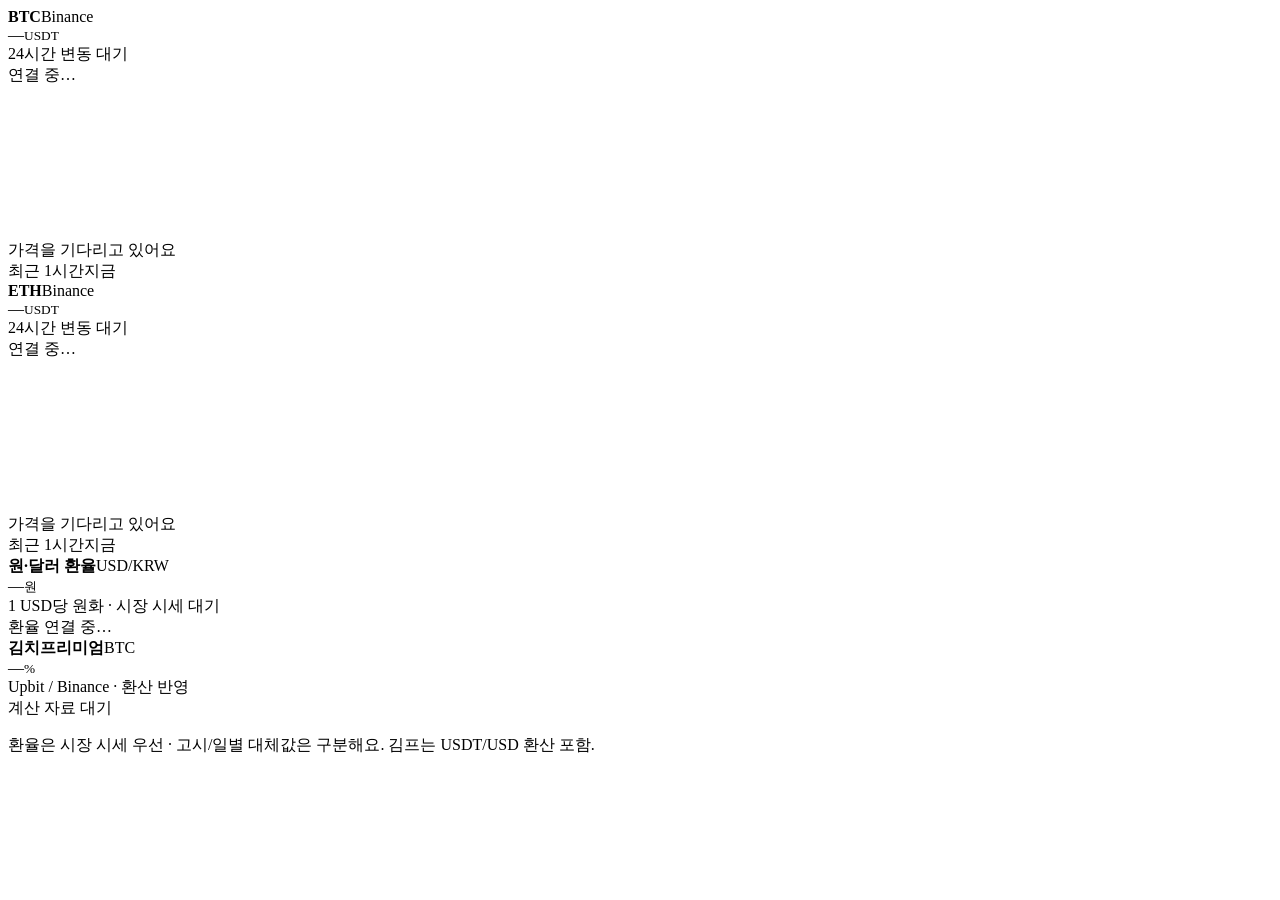
<file: src/btc_analyzer/ui/browser/quotes.html>
<!doctype html>
<html lang="ko"><head><meta charset="utf-8"><meta name="viewport" content="width=device-width,initial-scale=1">
<style>/* QUOTES_CSS */</style></head><body><div class="dashboard">
<section class="market crypto stale" id="binance" aria-label="비트코인 실시간 가격">
<div class="name"><b>BTC</b>Binance</div><div class="price"><span>—</span><small>USDT</small></div><div class="change">24시간 변동 대기</div><div class="status"><i class="dot"></i><span>연결 중…</span></div>
<div class="plot"><canvas role="img" aria-label="비트코인 최근 1시간 가격 그래프"></canvas><div class="empty">가격을 기다리고 있어요</div><div class="range"><span>최근 1시간</span><span>지금</span></div></div>
</section>
<section class="market crypto stale" id="ethereum" aria-label="이더리움 실시간 가격">
<div class="name"><b>ETH</b>Binance</div><div class="price"><span>—</span><small>USDT</small></div><div class="change">24시간 변동 대기</div><div class="status"><i class="dot"></i><span>연결 중…</span></div>
<div class="plot"><canvas role="img" aria-label="이더리움 최근 1시간 가격 그래프"></canvas><div class="empty">가격을 기다리고 있어요</div><div class="range"><span>최근 1시간</span><span>지금</span></div></div>
</section>
<section class="market aux stale" id="forex" aria-label="미국 달러 원화 환율">
<div class="name"><b>원·달러 환율</b>USD/KRW</div><div class="price"><span>—</span><small>원</small></div><div class="change">1 USD당 원화 · 시장 시세 대기</div><div class="status"><i class="dot"></i><span>환율 연결 중…</span></div>
</section>
<section class="market aux stale" id="premium" aria-label="비트코인 김치프리미엄">
<div class="name"><b>김치프리미엄</b>BTC</div><div class="price"><span>—</span><small>%</small></div><div class="change">Upbit / Binance · 환산 반영</div><div class="status"><i class="dot"></i><span>계산 자료 대기</span></div>
</section>
</div><p class="note">환율은 시장 시세 우선 · 고시/일별 대체값은 구분해요. 김프는 USDT/USD 환산 포함.</p>
<script>/* QUOTES_JS */</script></body></html>
</file>
